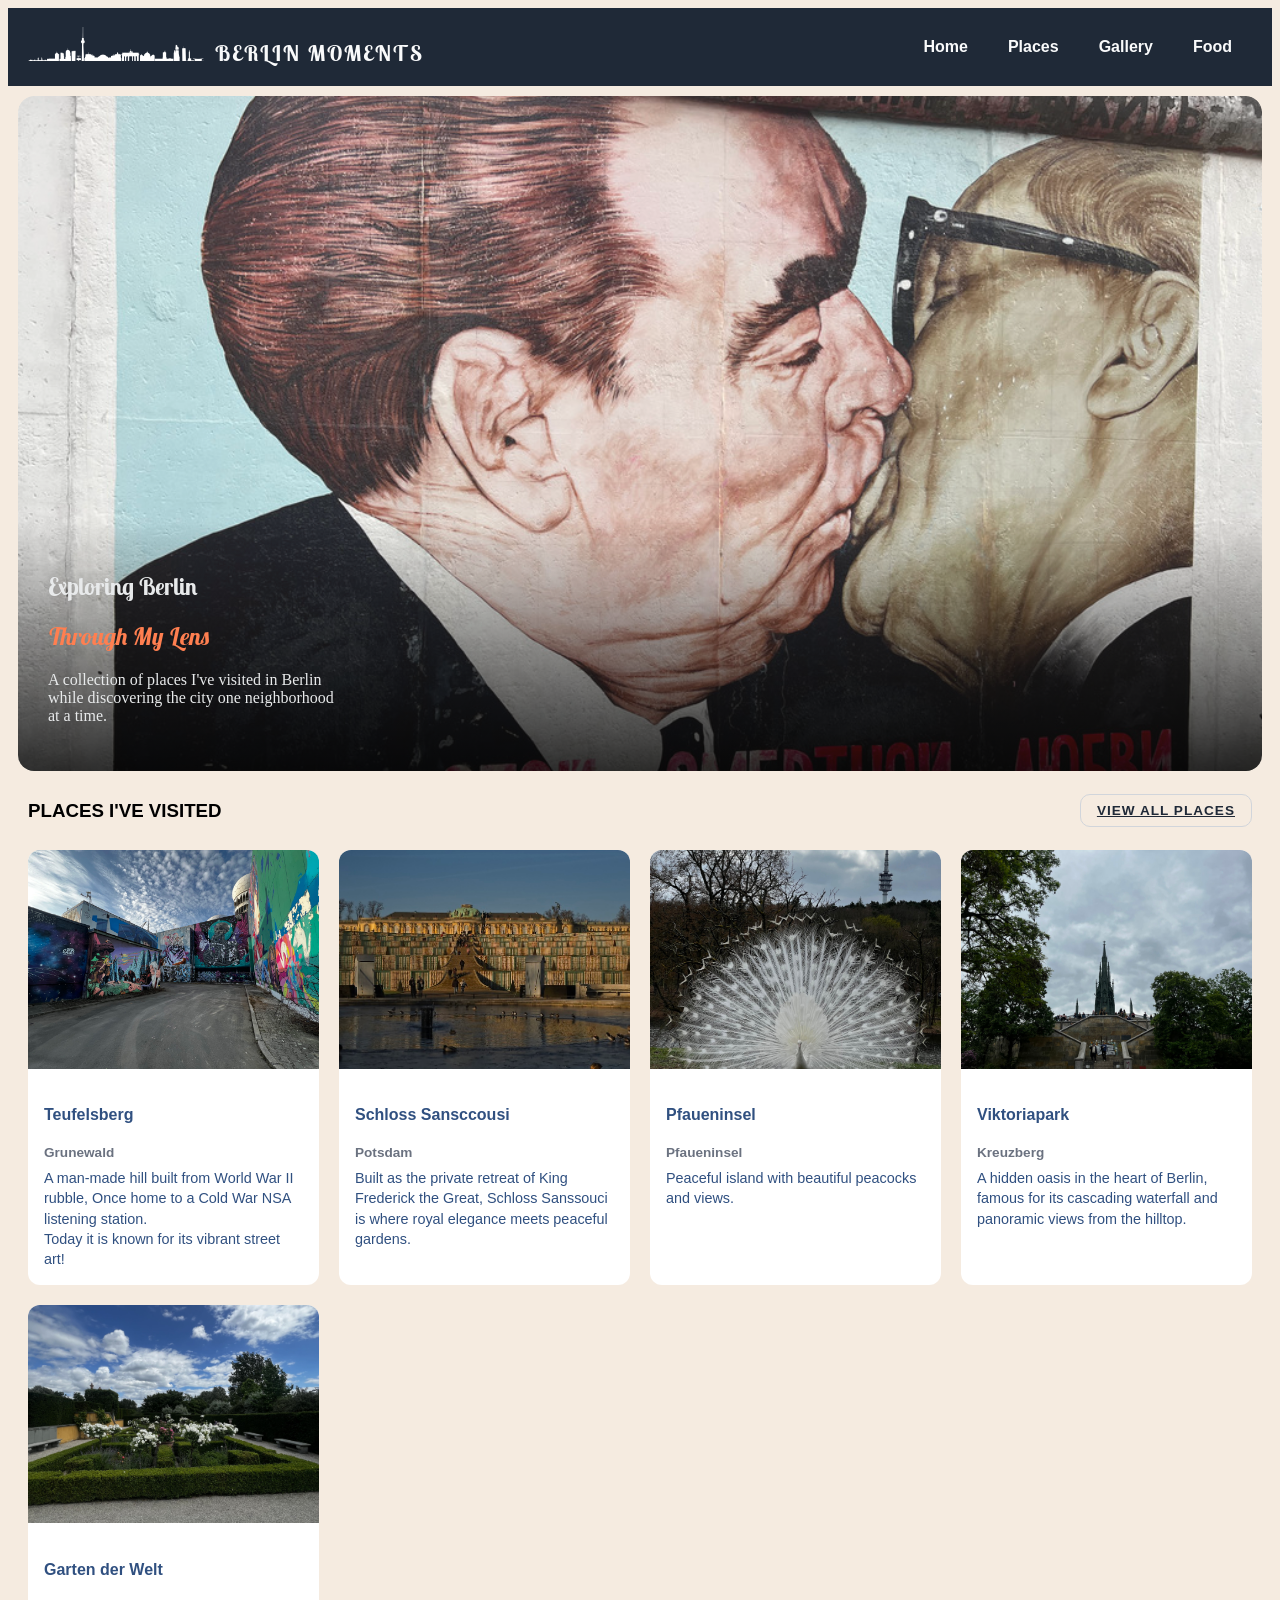
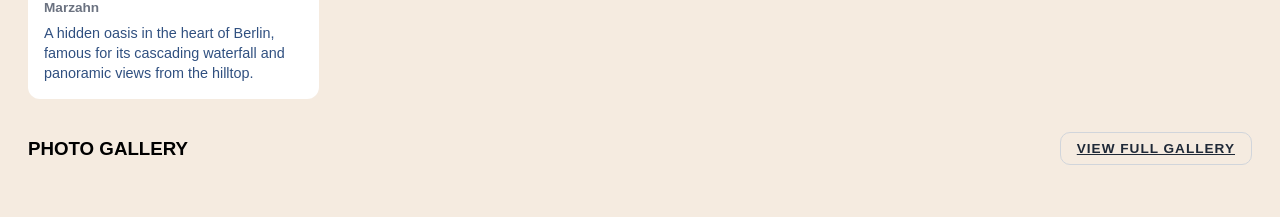
<file: diary.html>
<!DOCTYPE html>
<html lang="en">

<head>
    <meta charset="UTF-8">
    <meta name="viewport" content="width=device-width, initial-scale=1.0">
    <title>Berlin Moments</title>
    <link rel="stylesheet" href="css/diary.css">
    <link rel="preconnect" href="https://fonts.googleapis.com">
    <link rel="preconnect" href="https://fonts.gstatic.com" crossorigin>
    <link href="https://fonts.googleapis.com/css2?family=Lobster+Two:ital,wght@0,400;0,700;1,400;1,700&display=swap"
        rel="stylesheet">
</head>

<body>

    <!-- navbar and header -->

    <header>
        <span class="logo lobster-two-bold">
            <img src="diary-pic/skyline.png" class="skyline-logo">
            BERLIN MOMENTS
        </span>
        <nav>
            <span class="nav">
                <a href="#top" class="nav-btn">Home</a>
                <a href="#places" class="nav-btn">Places</a>
                <a href="#Gallery" class="nav-btn">Gallery</a>
                <a href="#Food" class="nav-btn">Food</a>
            </span>
        </nav>
    </header>

    <!-- Section 1 - Hero image and text -->

    <main>
        <section class="section-hero" id="top">
            <div class="berlin-wall">
                <img src="diary-pic/hero-image.jpg" alt="Berlin Wall" class="hero-image">
                <div class="hero-text">
                    <h1 class="lobster-two-bold">Exploring Berlin </h1>
                    <h2 class="lobster-two-bold"><i>Through My Lens</i></h2>
                    <p>
                        A collection of places I've visited in Berlin <br>while discovering the city one neighborhood
                        <BR>at a time.
                    </p>
                </div>
            </div>

        </section>

        <!-- Section 2 -places visited, images and about berlin -->

        <section class="section-places" id="places">
            <div class="places-header">
                <h3>PLACES I'VE VISITED</h3>
                <a href="#" class="view-all-btn">VIEW ALL PLACES</a>
            </div>
            <div class="places-grid">
                <div class="place-card">
                    <img src="diary-pic/Teufel.jpg" alt="Teufelsberg" class="place-image">
                    <div class="place-info">
                        <h4>Teufelsberg</h4>
                        <p class="place-location">Grunewald</p>
                        <p class="place-desc">A man-made hill built from World War II rubble, Once home to a Cold War
                            NSA listening station.<br>
                            Today it is known for its vibrant street art!</p>
                    </div>
                </div>
                <div class="place-card">
                    <img src="diary-pic/Sanssouci.jpg" alt="Sanssouci" class="place-image">
                    <div class="place-info">
                        <h4>Schloss Sansccousi</h4>
                        <p class="place-location">Potsdam</p>
                        <p class="place-desc">Built as the private retreat of King Frederick the Great, Schloss
                            Sanssouci is where royal elegance meets peaceful gardens.</p>
                    </div>
                </div>
                <div class="place-card">
                    <img src="diary-pic/pfaueninsel.jpg" alt="Pfaueninsel" class="place-image">
                    <div class="place-info">
                        <h4>Pfaueninsel</h4>
                        <p class="place-location"> Pfaueninsel</p>
                        <p class="place-desc">Peaceful island with beautiful peacocks and views.</p>
                    </div>
                </div>
                <div class="place-card">
                    <img src="diary-pic/victoria park.jpg" alt="Viktoria Park" class="place-image">
                    <div class="place-info">
                        <h4>Viktoriapark</h4>
                        <p class="place-location">Kreuzberg</p>
                        <p class="place-desc">A hidden oasis in the heart of Berlin, famous for its cascading waterfall
                            and panoramic views from the hilltop.</p>
                    </div>
                </div>
                <div class="place-card">
                    <img src="diary-pic/garten der welt.jpg" alt="Garten der Welt" class="place-image">
                    <div class="place-info">
                        <h4>Garten der Welt</h4>
                        <p class="place-location">Marzahn</p>
                        <p class="place-desc">A hidden oasis in the heart of Berlin, famous for its cascading waterfall
                            and panoramic views from the hilltop.</p>
                    </div>
                </div>
            </div>
        </section>
        
        <section class="section-places" id="Gallery">
            <div class="places-header">
                <h3>PHOTO GALLERY</h3>
                <a href="#" class="view-all-btn">VIEW FULL GALLERY</a>
            </div>
        </section>
    </main>
</body>

</html>
</file>
<file: css/diary.css>
body {
    background-color: #f5ebe0;
}

/*Header, logo and Nav */

header {
    display: flex;
    flex-wrap: wrap;
    align-items: center;
    justify-content: space-between;
    gap: 10px;
    padding: 10px 20px;
    background-color: #1f2937;
}

.logo {
    font-size: 1.4rem;
    letter-spacing: 2px;
    color: #f9fafb
}

.skyline-logo {
    width: 180px;
}

.nav {
    display: flex;
    flex-wrap: wrap;
}

.nav-btn {
    color: #f9fafb;
    text-decoration: none;
    padding: 20px;
    font-size: 1rem;
    font-family: 'Segoe UI', Tahoma, Geneva, Verdana, sans-serif;
    font-weight: bold;
    display: inline-block;
    transform: translateY(0);
    transition: transform 0.25s ease, color 0.25s ease;
}

.nav-btn:hover {
    transform: translateY(-5px);
    color: #059669;
}

/*Section 1 - Hero image and text  */
main {
    padding: 10px;
}

.section-hero {
    display: flex;
    justify-content: center;
}

.berlin-wall {
    position: relative;
    width: 100%;
    max-height: 75vh;
    border-radius: 1em;
    overflow: hidden;
}

.hero-image {
    display: block;
    width: 100%;
    aspect-ratio: 3 / 2;
    object-fit: cover;
    border-radius: 1em;
    opacity: 85%;
}

h2 {
    color: coral;
}

.hero-text {
    position: absolute;
    left: 0;
    bottom: 0;
    width: 100%;
    box-sizing: border-box;
    padding: 30px;
    background: linear-gradient(to top, rgba(0, 0, 0, 0.8), rgba(0, 0, 0, 0));
    color: #e8eaeb;
}

/* Section 2 - places visited, view all button and about berlin section */
h3 {
    color: black;
    font-family: 'Segoe UI', Tahoma, Geneva, Verdana, sans-serif;
}

.section-places {
    padding: 10px 10px;
}

.places-header {
    position: relative;
    display: flex;
    flex-wrap: wrap;
    align-items: center;
    justify-content: center;
    gap: 10px;
    margin-bottom: 10px;

}

.view-all-btn {
    color: #1f2937;
    font-weight: bold;
    font-family: 'Segoe UI', Tahoma, Geneva, Verdana, sans-serif;
    font-size: 0.85rem;
    letter-spacing: 1px;
    padding: 8px 16px;
    border: 1px solid #d1d5db;
    border-radius: 10px;
}

.view-all-btn:hover {
    background-color: #1f2937;
    color: #f9fafb;
}

.places-grid {
    display: grid;
    grid-template-columns: 1fr;
    gap: 20px;
}

.place-card {
    background-color: #ffffff;
    border-radius: 0.75em;
    overflow: hidden;
    font-family: 'Segoe UI', Tahoma, Geneva, Verdana, sans-serif;
}

.place-card:hover {
    transform: translateY(-5px);
    box-shadow: 0 8px 16px rgba(0, 0, 0, 0.12);
}

.place-image {
    display: block;
    width: 100%;
    aspect-ratio: 4 / 3;
    object-fit: cover;
}

.place-info {
    padding: 16px;
    color: #305080;
}

.place-location {
    margin: 0 0 8px;
    font-size: 0.85rem;
    color: #6b7280;
    font-weight: bold;
    font-family: 'Segoe UI', Tahoma, Geneva, Verdana, sans-serif;
}

.place-desc {
    margin: 0;
    font-size: 0.9rem;
    color: #305080;
    line-height: 1.4;
}

/* Section Photos Gallery */


/* For Font family */
.lobster-two-bold {
    font-family: "Lobster Two", sans-serif;
    font-weight: 700;
    font-style: normal;
}

/* For responsiveness */
@media (min-width: 600px) {
    .places-grid {
        grid-template-columns: repeat(2, 1fr);
    }

    .places-header {
        justify-content: space-between;
    }

    .view-all-btn {
        position: absolute;
        right: 0;
    }
}

@media (min-width: 1024px) {
    .places-grid {
        grid-template-columns: repeat(4, 1fr);
    }
}
</file>
